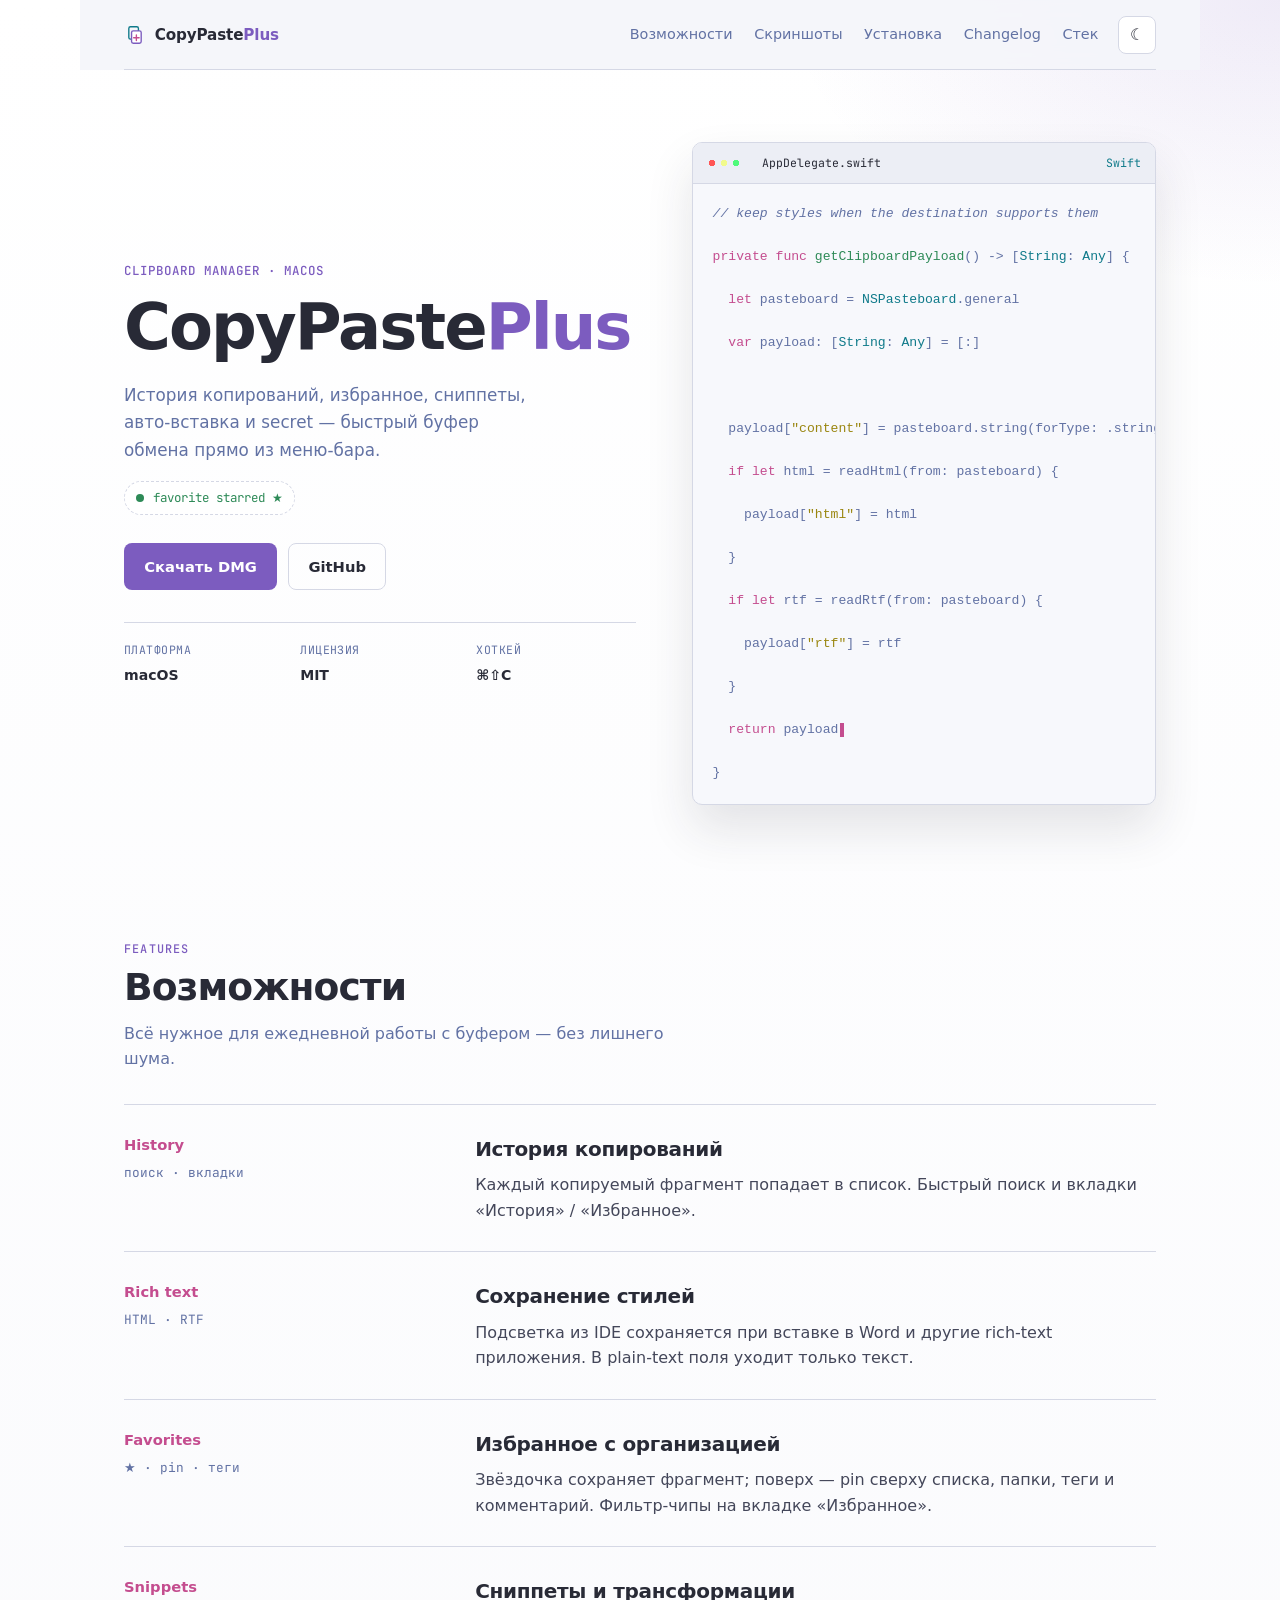
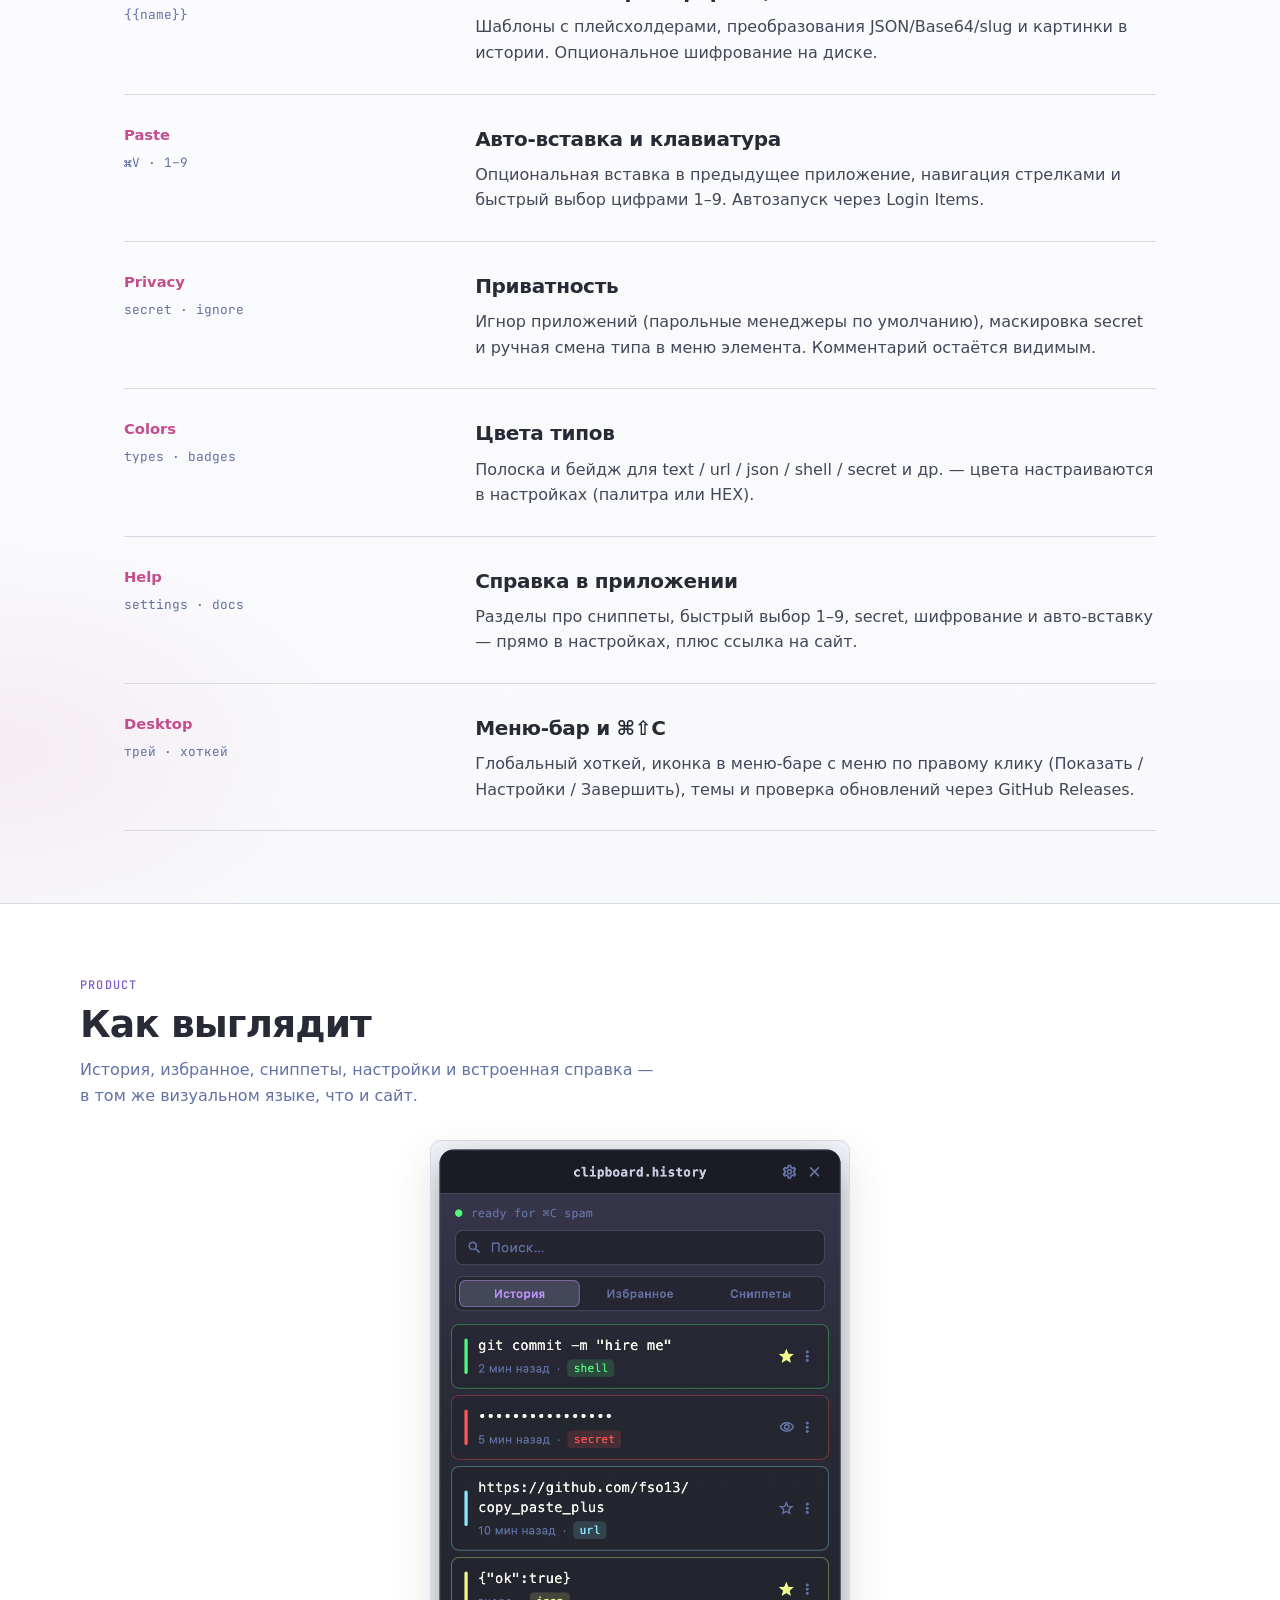
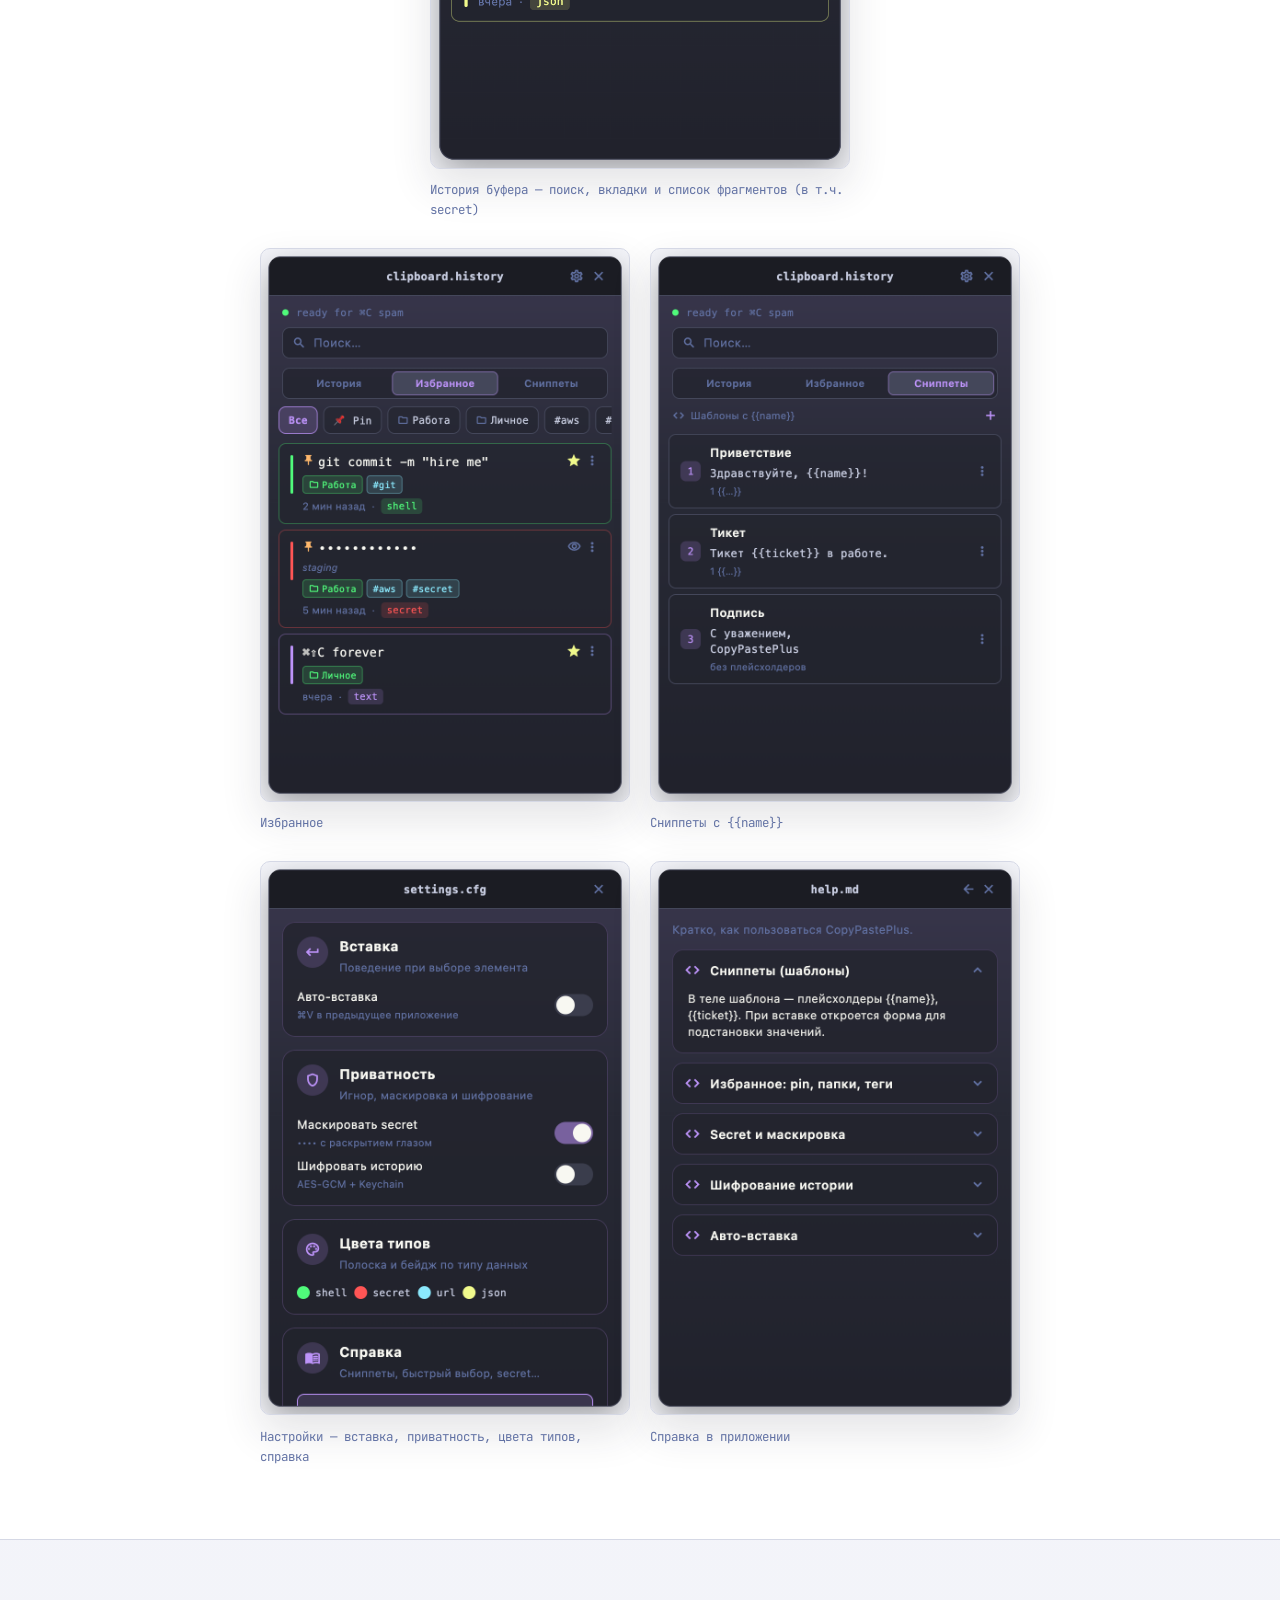
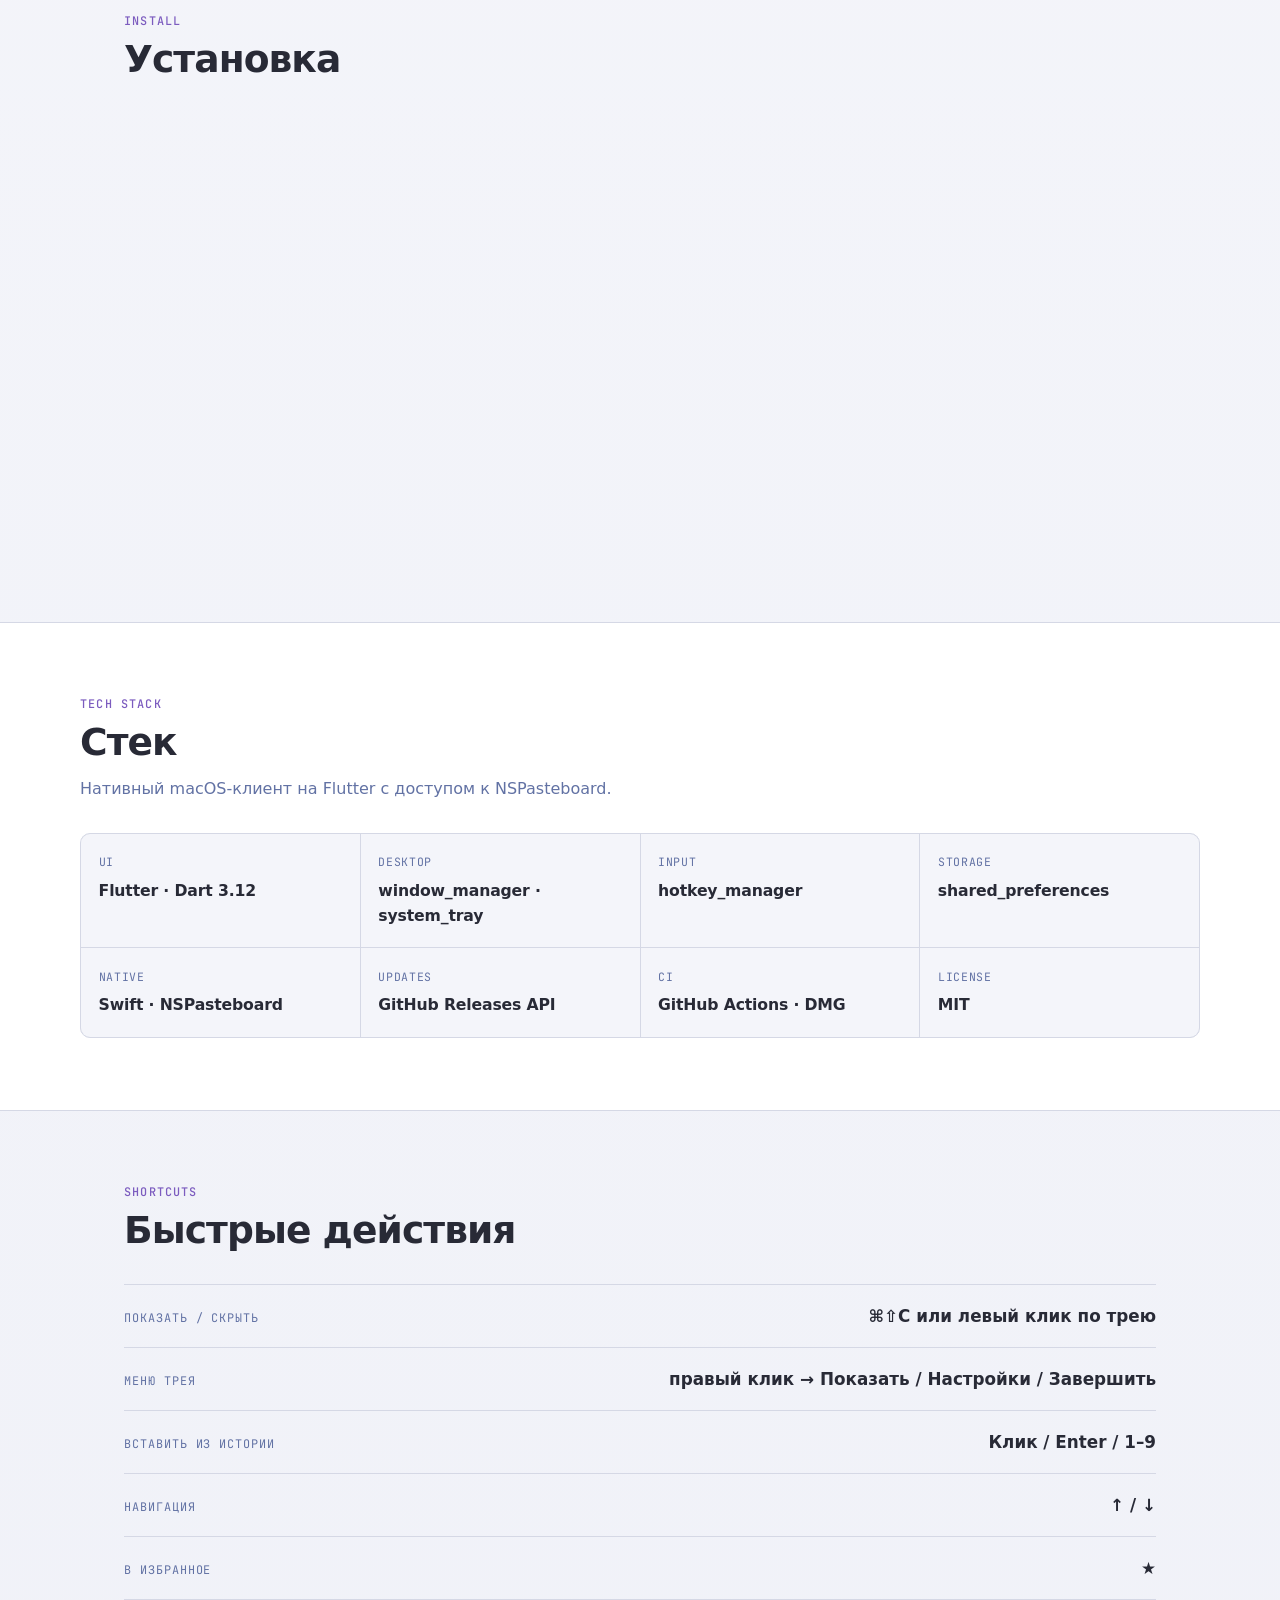
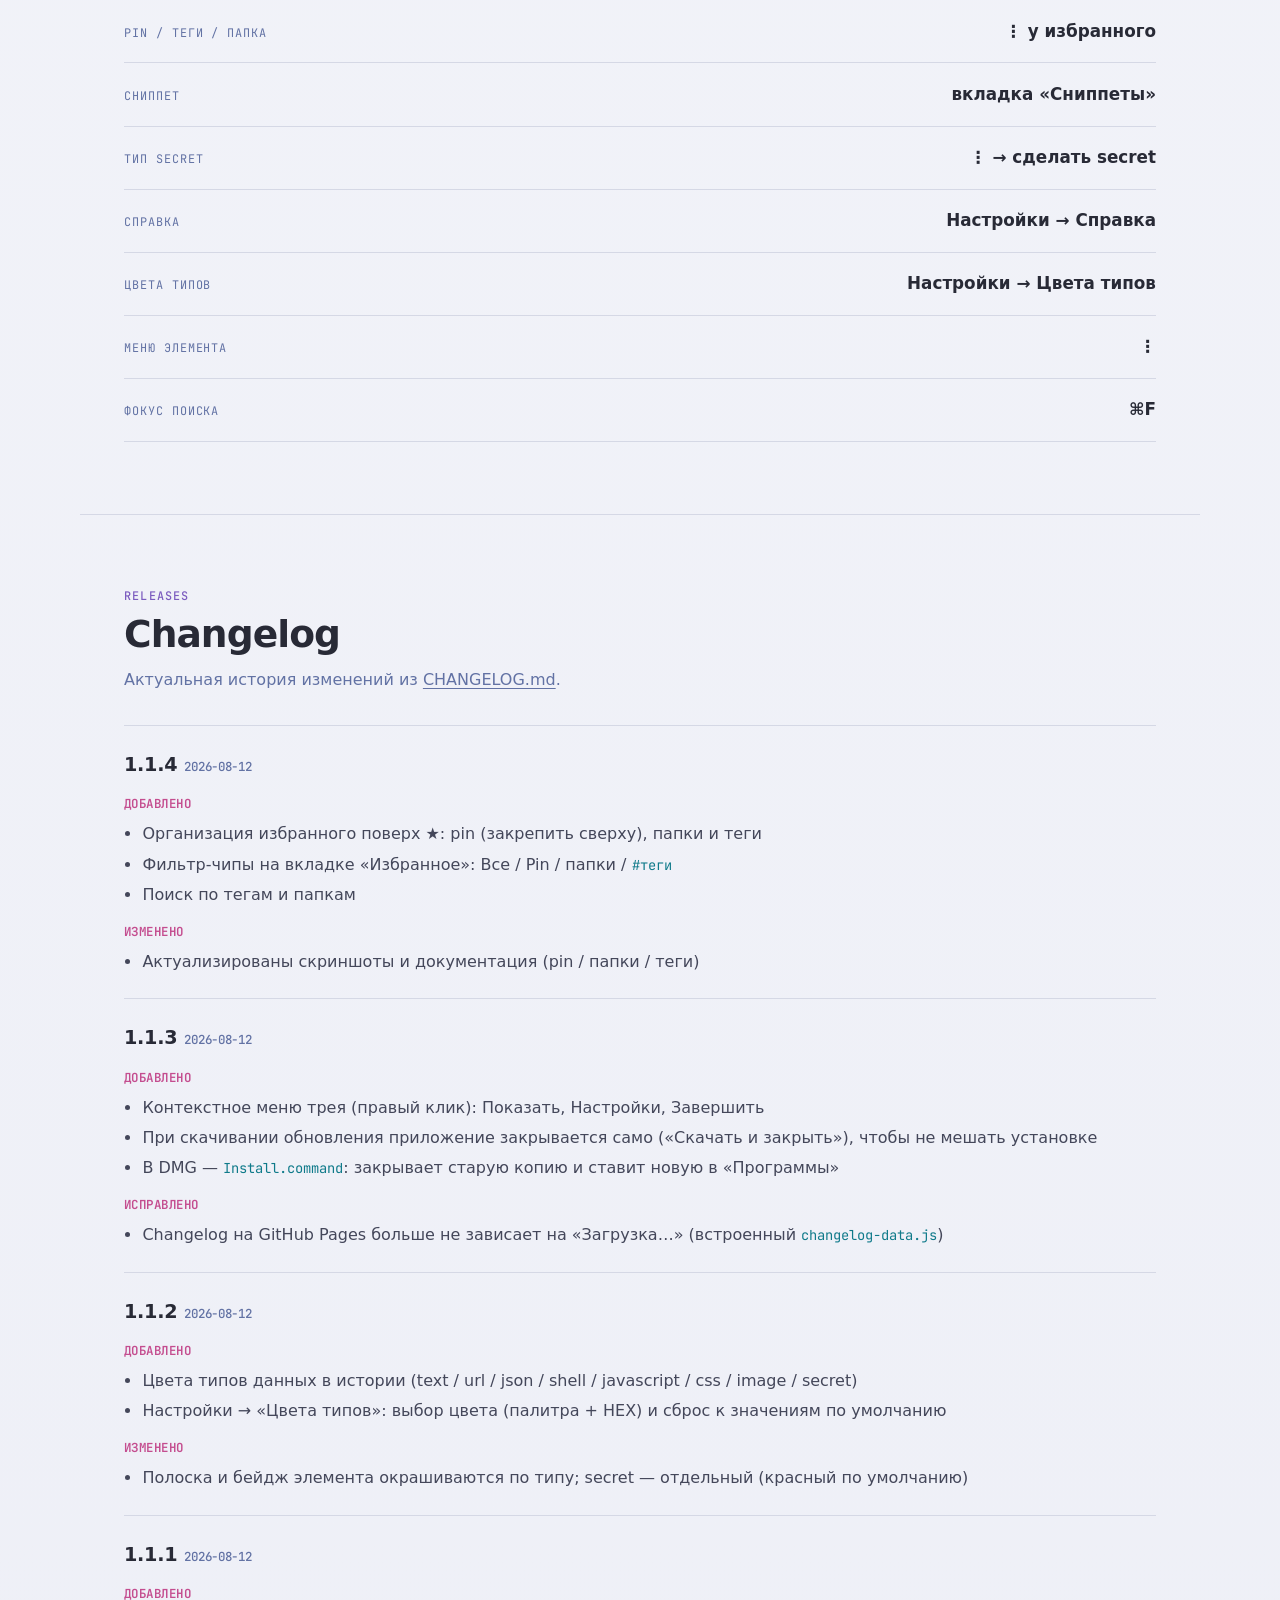
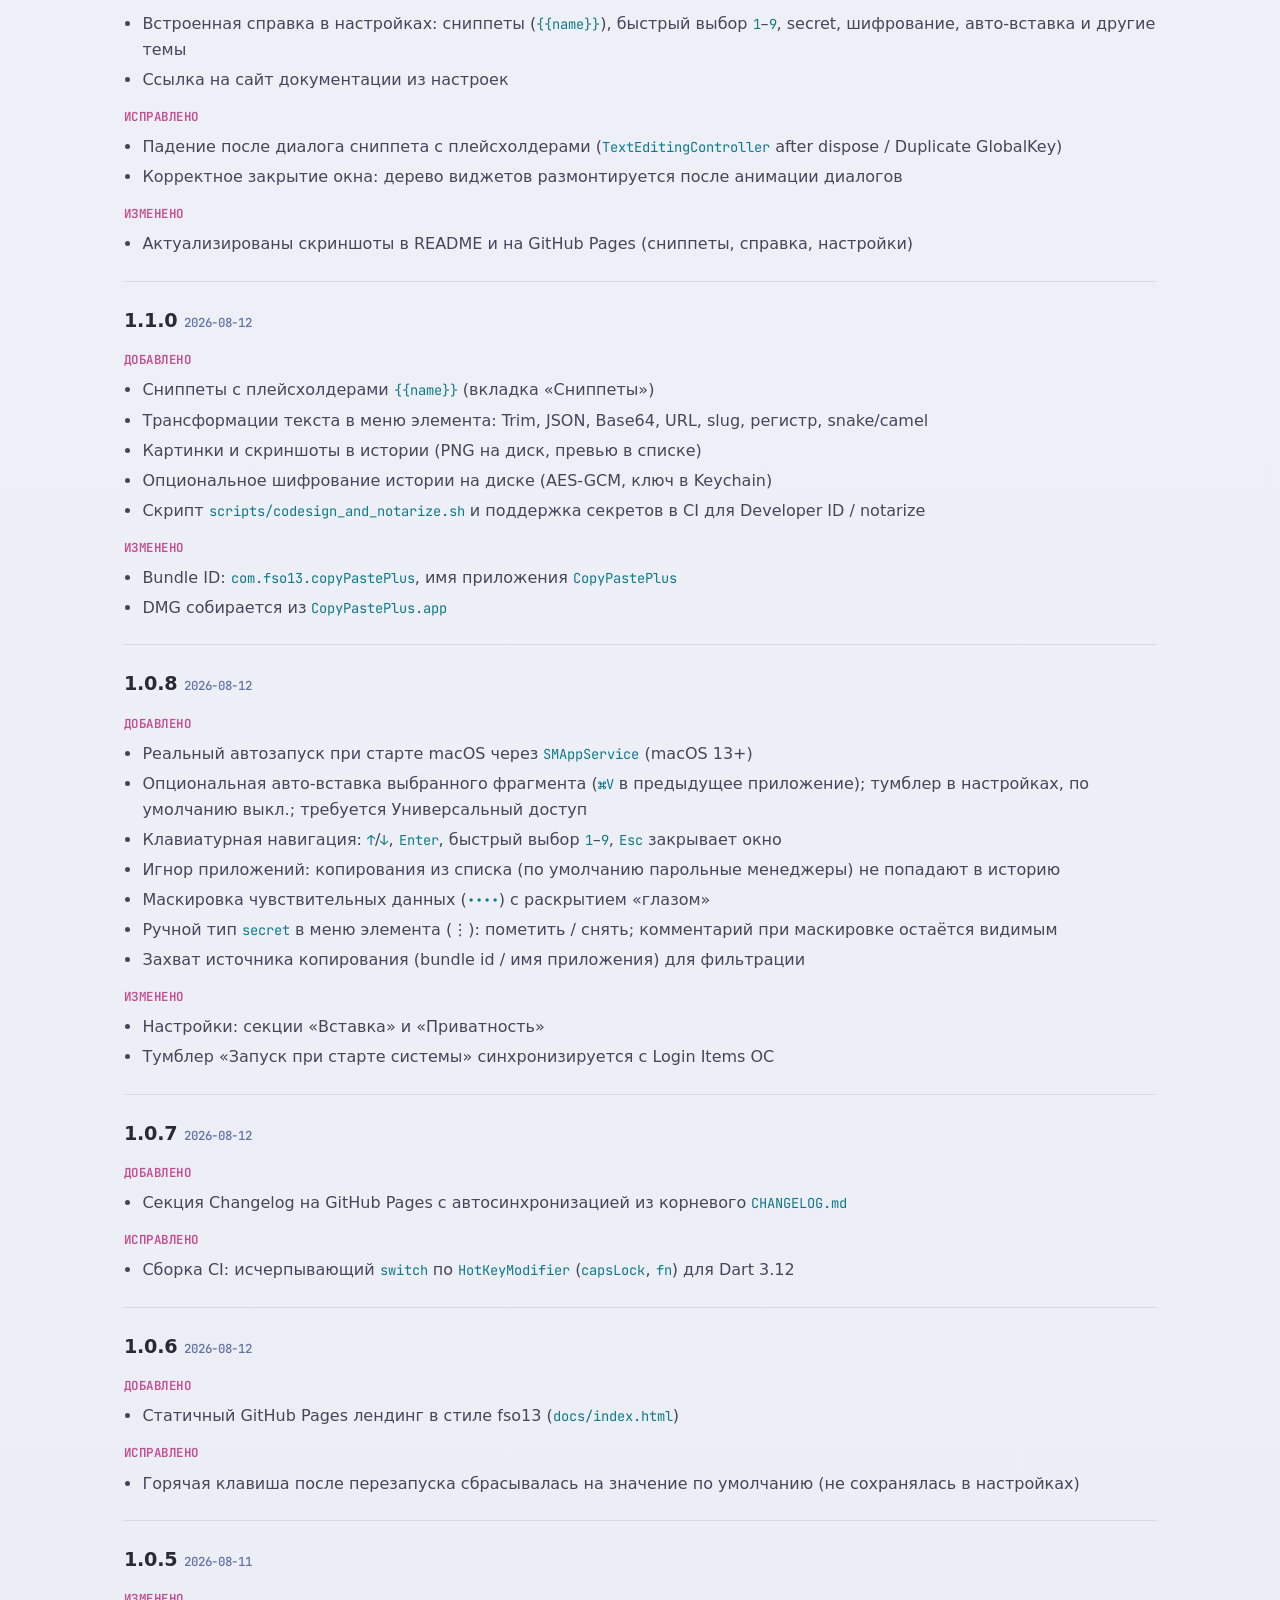
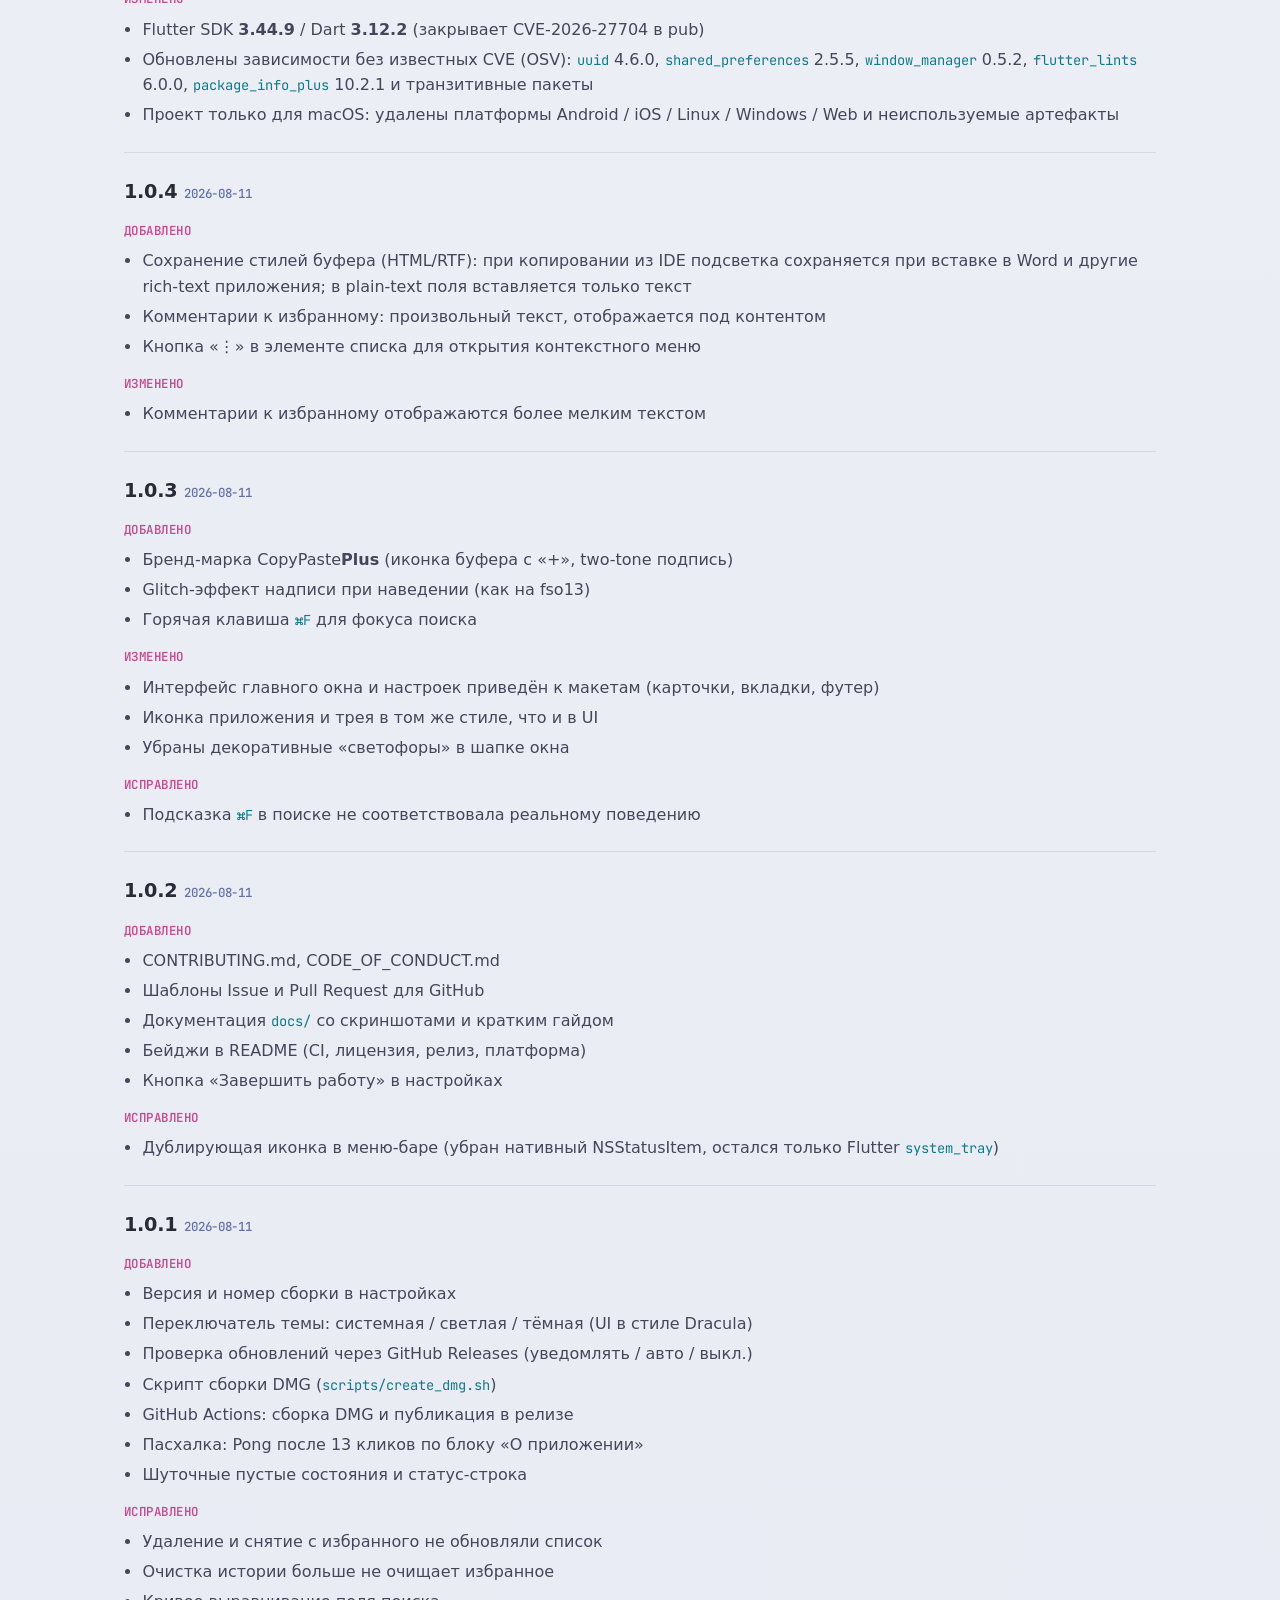
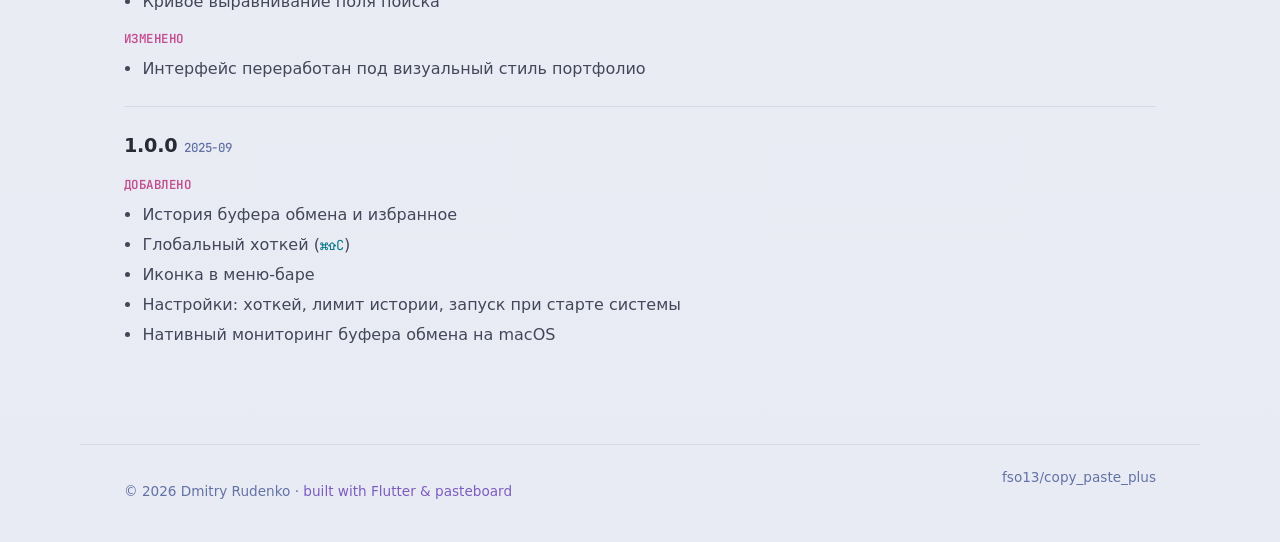
<file: docs/index.html>
<!DOCTYPE html>
<html lang="ru">
<head>
  <meta charset="UTF-8" />
  <meta name="viewport" content="width=device-width, initial-scale=1.0" />
  <meta name="description" content="CopyPastePlus — менеджер буфера обмена для macOS: история, избранное, авто-вставка, secret, хоткей и трей." />
  <meta name="theme-color" content="#282a36" id="theme-color-meta" />
  <meta property="og:title" content="CopyPastePlus" />
  <meta property="og:description" content="Менеджер буфера обмена для macOS с историей, избранным, авто-вставкой и маскировкой secret." />
  <meta property="og:image" content="screenshots/app-icon.png" />
  <title>CopyPastePlus — clipboard manager for macOS</title>
  <script>
    (() => {
      const saved = localStorage.getItem("theme");
      const prefersLight = window.matchMedia("(prefers-color-scheme: light)").matches;
      const theme = saved === "light" || saved === "dark" ? saved : prefersLight ? "light" : "dark";
      document.documentElement.setAttribute("data-theme", theme);
    })();
  </script>
  <link rel="preconnect" href="https://resources.jetbrains.com" crossorigin />
  <link rel="preconnect" href="https://fonts.googleapis.com" />
  <link rel="preconnect" href="https://fonts.gstatic.com" crossorigin />
  <link href="https://fonts.googleapis.com/css2?family=JetBrains+Mono:wght@400;500&display=swap" rel="stylesheet" />
  <link rel="icon" href="screenshots/app-icon.png" type="image/png" />
  <link rel="stylesheet" href="styles.css" />
</head>
<body>
  <header class="site-header">
    <a class="logo" href="#top" aria-label="CopyPastePlus">
      <span class="logo-mark" aria-hidden="true">
        <svg viewBox="0 0 32 32" width="22" height="22" fill="none">
          <rect x="7" y="4" width="14" height="18" rx="2.5" stroke="currentColor" stroke-width="2"/>
          <rect x="11" y="10" width="14" height="18" rx="2.5" fill="var(--bg-elevated)" stroke="var(--accent)" stroke-width="2"/>
          <path d="M18 16v8M14 20h8" stroke="var(--accent-pink)" stroke-width="2" stroke-linecap="round"/>
        </svg>
      </span>
      <span class="logo-text">CopyPaste<span class="logo-plus">Plus</span></span>
    </a>
    <div class="header-actions">
      <nav class="nav" aria-label="Основная навигация">
        <a href="#features">Возможности</a>
        <a href="#screens">Скриншоты</a>
        <a href="#install">Установка</a>
        <a href="#changelog">Changelog</a>
        <a href="#stack">Стек</a>
      </nav>
      <button type="button" class="theme-toggle" id="theme-toggle" aria-label="Переключить тему" title="Тема">
        <span class="theme-toggle__icon theme-toggle__icon--sun" aria-hidden="true">☀</span>
        <span class="theme-toggle__icon theme-toggle__icon--moon" aria-hidden="true">☾</span>
      </button>
    </div>
  </header>

  <main id="top">
    <section class="hero" aria-label="CopyPastePlus">
      <div class="hero-copy">
        <p class="hero-role">Clipboard manager · macOS</p>
        <h1 class="hero-name" data-text="CopyPastePlus">
          CopyPaste<span class="hero-plus">Plus</span>
        </h1>
        <p class="hero-lead">
          История копирований, избранное, сниппеты, авто-вставка и secret —
          быстрый буфер обмена прямо из меню-бара.
        </p>
        <p class="hero-status" aria-live="polite">
          <span class="status-dot" aria-hidden="true"></span>
          <span id="status-text">watching pasteboard…</span>
        </p>
        <div class="hero-actions">
          <a class="btn btn-primary" href="https://github.com/fso13/copy_paste_plus/releases/latest">
            Скачать DMG
          </a>
          <a class="btn btn-ghost" href="https://github.com/fso13/copy_paste_plus" target="_blank" rel="noopener noreferrer">
            GitHub
          </a>
        </div>
        <ul class="hero-meta">
          <li><span>Платформа</span><strong>macOS</strong></li>
          <li><span>Лицензия</span><strong>MIT</strong></li>
          <li><span>Хоткей</span><strong>⌘⇧C</strong></li>
        </ul>
      </div>

      <aside class="hero-panel" aria-hidden="true">
        <div class="panel-bar">
          <span class="panel-dots"></span>
          <span class="panel-file">AppDelegate.swift</span>
          <span class="panel-lang">Swift</span>
        </div>
        <pre class="hero-code"><code><span class="c-line"><span class="c-cmt">// keep styles when the destination supports them</span></span>
<span class="c-line"><span class="c-kw">private func</span> <span class="c-fn">getClipboardPayload</span>() -&gt; [<span class="c-type">String</span>: <span class="c-type">Any</span>] {</span>
<span class="c-line">  <span class="c-kw">let</span> pasteboard = <span class="c-type">NSPasteboard</span>.general</span>
<span class="c-line">  <span class="c-kw">var</span> payload: [<span class="c-type">String</span>: <span class="c-type">Any</span>] = [:]</span>
<span class="c-line"></span>
<span class="c-line">  payload[<span class="c-str">"content"</span>] = pasteboard.string(forType: .string) ?? <span class="c-str">""</span></span>
<span class="c-line">  <span class="c-kw">if let</span> html = readHtml(from: pasteboard) {</span>
<span class="c-line">    payload[<span class="c-str">"html"</span>] = html</span>
<span class="c-line">  }</span>
<span class="c-line">  <span class="c-kw">if let</span> rtf = readRtf(from: pasteboard) {</span>
<span class="c-line">    payload[<span class="c-str">"rtf"</span>] = rtf</span>
<span class="c-line">  }</span>
<span class="c-line">  <span class="c-kw">return</span> payload<span class="c-cursor"></span></span>
<span class="c-line">}</span></code></pre>
      </aside>
    </section>

    <section id="features" class="section">
      <div class="section-head">
        <p class="eyebrow">Features</p>
        <h2>Возможности</h2>
        <p class="section-lead">Всё нужное для ежедневной работы с буфером — без лишнего шума.</p>
      </div>

      <ol class="timeline">
        <li class="job reveal">
          <div class="job-meta">
            <span class="job-role">History</span>
            <time>поиск · вкладки</time>
          </div>
          <div class="job-body">
            <h3>История копирований</h3>
            <p>Каждый копируемый фрагмент попадает в список. Быстрый поиск и вкладки «История» / «Избранное».</p>
          </div>
        </li>
        <li class="job reveal">
          <div class="job-meta">
            <span class="job-role">Rich text</span>
            <time>HTML · RTF</time>
          </div>
          <div class="job-body">
            <h3>Сохранение стилей</h3>
            <p>Подсветка из IDE сохраняется при вставке в Word и другие rich-text приложения. В plain-text поля уходит только текст.</p>
          </div>
        </li>
        <li class="job reveal">
          <div class="job-meta">
            <span class="job-role">Favorites</span>
            <time>★ · pin · теги</time>
          </div>
          <div class="job-body">
            <h3>Избранное с организацией</h3>
            <p>Звёздочка сохраняет фрагмент; поверх — pin сверху списка, папки, теги и комментарий. Фильтр-чипы на вкладке «Избранное».</p>
          </div>
        </li>
        <li class="job reveal">
          <div class="job-meta">
            <span class="job-role">Snippets</span>
            <time>&#123;&#123;name&#125;&#125;</time>
          </div>
          <div class="job-body">
            <h3>Сниппеты и трансформации</h3>
            <p>Шаблоны с плейсхолдерами, преобразования JSON/Base64/slug и картинки в истории. Опциональное шифрование на диске.</p>
          </div>
        </li>
        <li class="job reveal">
          <div class="job-meta">
            <span class="job-role">Paste</span>
            <time>⌘V · 1–9</time>
          </div>
          <div class="job-body">
            <h3>Авто-вставка и клавиатура</h3>
            <p>Опциональная вставка в предыдущее приложение, навигация стрелками и быстрый выбор цифрами 1–9. Автозапуск через Login Items.</p>
          </div>
        </li>
        <li class="job reveal">
          <div class="job-meta">
            <span class="job-role">Privacy</span>
            <time>secret · ignore</time>
          </div>
          <div class="job-body">
            <h3>Приватность</h3>
            <p>Игнор приложений (парольные менеджеры по умолчанию), маскировка secret и ручная смена типа в меню элемента. Комментарий остаётся видимым.</p>
          </div>
        </li>
        <li class="job reveal">
          <div class="job-meta">
            <span class="job-role">Colors</span>
            <time>types · badges</time>
          </div>
          <div class="job-body">
            <h3>Цвета типов</h3>
            <p>Полоска и бейдж для text / url / json / shell / secret и др. — цвета настраиваются в настройках (палитра или HEX).</p>
          </div>
        </li>
        <li class="job reveal">
          <div class="job-meta">
            <span class="job-role">Help</span>
            <time>settings · docs</time>
          </div>
          <div class="job-body">
            <h3>Справка в приложении</h3>
            <p>Разделы про сниппеты, быстрый выбор 1–9, secret, шифрование и авто-вставку — прямо в настройках, плюс ссылка на сайт.</p>
          </div>
        </li>
        <li class="job reveal">
          <div class="job-meta">
            <span class="job-role">Desktop</span>
            <time>трей · хоткей</time>
          </div>
          <div class="job-body">
            <h3>Меню-бар и ⌘⇧C</h3>
            <p>Глобальный хоткей, иконка в меню-баре с меню по правому клику (Показать / Настройки / Завершить), темы и проверка обновлений через GitHub Releases.</p>
          </div>
        </li>
      </ol>
    </section>

    <section id="screens" class="section section-shots">
      <div class="section-inner">
        <div class="section-head">
          <p class="eyebrow">Product</p>
          <h2>Как выглядит</h2>
          <p class="section-lead">История, избранное, сниппеты, настройки и встроенная справка — в том же визуальном языке, что и сайт.</p>
        </div>

        <figure class="shot shot-hero reveal">
          <img src="screenshots/main-history.png" alt="Окно истории буфера обмена CopyPastePlus" width="800" height="1200" loading="lazy" />
          <figcaption>История буфера — поиск, вкладки и список фрагментов (в т.ч. secret)</figcaption>
        </figure>

        <div class="shot-row">
          <figure class="shot reveal">
            <img src="screenshots/favorites.png" alt="Вкладка избранного" width="800" height="1200" loading="lazy" />
            <figcaption>Избранное</figcaption>
          </figure>
          <figure class="shot reveal">
            <img src="screenshots/snippets.png" alt="Вкладка сниппетов" width="800" height="1200" loading="lazy" />
            <figcaption>Сниппеты с {{name}}</figcaption>
          </figure>
        </div>

        <div class="shot-row">
          <figure class="shot reveal">
            <img src="screenshots/settings.png" alt="Окно настроек" width="800" height="1200" loading="lazy" />
            <figcaption>Настройки — вставка, приватность, цвета типов, справка</figcaption>
          </figure>
          <figure class="shot reveal">
            <img src="screenshots/help.png" alt="Встроенная справка" width="800" height="1200" loading="lazy" />
            <figcaption>Справка в приложении</figcaption>
          </figure>
        </div>
      </div>
    </section>

    <section id="install" class="section">
      <div class="section-head">
        <p class="eyebrow">Install</p>
        <h2>Установка</h2>
      </div>
      <ol class="install-steps reveal">
        <li>
          <span class="step-num">01</span>
          <div>
            <h3>Скачайте DMG</h3>
            <p>Возьмите сборку из <a href="https://github.com/fso13/copy_paste_plus/releases/latest">Releases</a>.</p>
          </div>
        </li>
        <li>
          <span class="step-num">02</span>
          <div>
            <h3>Перетащите в Applications</h3>
            <p>Откройте образ и положите <strong>CopyPastePlus</strong> в «Программы», либо запустите <strong>Install.command</strong> — он закроет старую версию и установит новую.</p>
          </div>
        </li>
        <li>
          <span class="step-num">03</span>
          <div>
            <h3>Разрешите доступ</h3>
            <p>При первом запуске macOS может попросить доступ в «Системные настройки → Конфиденциальность». Для авто-вставки включите <strong>Универсальный доступ</strong>.</p>
          </div>
        </li>
      </ol>
      <div class="install-actions reveal">
        <a class="btn btn-primary" href="https://github.com/fso13/copy_paste_plus/releases/latest">Открыть Releases</a>
        <a class="btn btn-ghost" href="https://github.com/fso13/copy_paste_plus#readme">Документация в README</a>
      </div>
    </section>

    <section id="stack" class="section section-stack">
      <div class="section-inner">
        <div class="section-head">
          <p class="eyebrow">Tech stack</p>
          <h2>Стек</h2>
          <p class="section-lead">Нативный macOS-клиент на Flutter с доступом к NSPasteboard.</p>
        </div>
        <ul class="stack-grid reveal">
          <li><span>UI</span><strong>Flutter · Dart 3.12</strong></li>
          <li><span>Desktop</span><strong>window_manager · system_tray</strong></li>
          <li><span>Input</span><strong>hotkey_manager</strong></li>
          <li><span>Storage</span><strong>shared_preferences</strong></li>
          <li><span>Native</span><strong>Swift · NSPasteboard</strong></li>
          <li><span>Updates</span><strong>GitHub Releases API</strong></li>
          <li><span>CI</span><strong>GitHub Actions · DMG</strong></li>
          <li><span>License</span><strong>MIT</strong></li>
        </ul>
      </div>
    </section>

    <section id="usage" class="section">
      <div class="section-head">
        <p class="eyebrow">Shortcuts</p>
        <h2>Быстрые действия</h2>
      </div>
      <ul class="contacts reveal">
        <li><span>Показать / скрыть</span><strong>⌘⇧C или левый клик по трею</strong></li>
        <li><span>Меню трея</span><strong>правый клик → Показать / Настройки / Завершить</strong></li>
        <li><span>Вставить из истории</span><strong>Клик / Enter / 1–9</strong></li>
        <li><span>Навигация</span><strong>↑ / ↓</strong></li>
        <li><span>В избранное</span><strong>★</strong></li>
        <li><span>Pin / теги / папка</span><strong>⋮ у избранного</strong></li>
        <li><span>Сниппет</span><strong>вкладка «Сниппеты»</strong></li>
        <li><span>Тип secret</span><strong>⋮ → сделать secret</strong></li>
        <li><span>Справка</span><strong>Настройки → Справка</strong></li>
        <li><span>Цвета типов</span><strong>Настройки → Цвета типов</strong></li>
        <li><span>Меню элемента</span><strong>⋮</strong></li>
        <li><span>Фокус поиска</span><strong>⌘F</strong></li>
      </ul>
    </section>

    <section id="changelog" class="section section-changelog">
      <div class="section-head">
        <p class="eyebrow">Releases</p>
        <h2>Changelog</h2>
        <p class="section-lead">
          Актуальная история изменений из
          <a href="https://github.com/fso13/copy_paste_plus/blob/main/CHANGELOG.md">CHANGELOG.md</a>.
        </p>
      </div>
      <div id="changelog-root" class="changelog reveal" aria-live="polite">
        <p class="changelog-status">Загрузка…</p>
      </div>
    </section>
  </main>

  <footer class="site-footer">
    <p>
      © <span id="year"></span> Dmitry Rudenko ·
      <span class="footer-joke">built with Flutter &amp; pasteboard</span>
    </p>
    <a href="https://github.com/fso13/copy_paste_plus" target="_blank" rel="noopener noreferrer">
      fso13/copy_paste_plus
    </a>
  </footer>

  <div id="toast" class="toast" role="status" aria-live="polite" hidden></div>
  <div class="fun-layer" aria-hidden="true">
    <span class="bat b1">🦇</span>
    <span class="bat b2">🦇</span>
  </div>

  <script src="changelog-data.js"></script>
  <script src="script.js"></script>
</body>
</html>
</file>
<file: docs/styles.css>
/* JetBrains Sans — same source as fso13 */
@font-face {
  font-family: "JetBrains Sans";
  src:
    url("https://resources.jetbrains.com/storage/jetbrains-sans/google-fonts/v1.309/webfonts/JetBrainsSans-Regular.woff2") format("woff2"),
    url("https://resources.jetbrains.com/storage/jetbrains-sans/google-fonts/v1.309/webfonts/JetBrainsSans-Regular.woff") format("woff");
  font-weight: 400;
  font-style: normal;
  font-display: swap;
}

@font-face {
  font-family: "JetBrains Sans";
  src:
    url("https://resources.jetbrains.com/storage/jetbrains-sans/google-fonts/v1.309/webfonts/JetBrainsSans-SemiBold.woff2") format("woff2"),
    url("https://resources.jetbrains.com/storage/jetbrains-sans/google-fonts/v1.309/webfonts/JetBrainsSans-SemiBold.woff") format("woff");
  font-weight: 600;
  font-style: normal;
  font-display: swap;
}

@font-face {
  font-family: "JetBrains Sans";
  src:
    url("https://resources.jetbrains.com/storage/jetbrains-sans/google-fonts/v1.309/variable/JetBrainsSans[wght].woff2") format("woff2-variations"),
    url("https://resources.jetbrains.com/storage/jetbrains-sans/google-fonts/v1.309/variable/JetBrainsSans[wght].woff2") format("woff2");
  font-weight: 100 900;
  font-style: normal;
  font-display: swap;
}

:root,
[data-theme="dark"] {
  --bg: #282a36;
  --bg-elevated: #21222c;
  --bg-soft: #2d303e;
  --bg-deep: #21222c;
  --current: #44475a;
  --ink: #f8f8f2;
  --muted: #6272a4;
  --muted-bright: #c7cce0;
  --accent: #bd93f9;
  --accent-hover: #cbb2f9;
  --accent-pink: #ff79c6;
  --cyan: #8be9fd;
  --green: #50fa7b;
  --line: #44475a;
  --code-bg: #21222c;
  --code-bar: #191a21;
  --code-ink: #f8f8f2;
  --code-muted: #6272a4;
  --code-kw: #ff79c6;
  --code-type: #8be9fd;
  --code-fn: #50fa7b;
  --code-str: #f1fa8c;
  --header-bg: rgba(40, 42, 54, 0.88);
  --status-bg: rgba(33, 34, 44, 0.7);
  --toast-bg: rgba(33, 34, 44, 0.96);
  --btn-on-accent: #282a36;
  --glow-accent: rgba(189, 147, 249, 0.12);
  --glow-pink: rgba(255, 121, 198, 0.08);
  --shadow: rgba(0, 0, 0, 0.35);
  --font: "JetBrains Sans", system-ui, -apple-system, "Segoe UI", sans-serif;
  --font-mono: "JetBrains Mono", ui-monospace, monospace;
  --max: 1120px;
  --pad: clamp(1.25rem, 4vw, 2.75rem);
  --radius: 10px;
  color-scheme: dark;
}

[data-theme="light"] {
  --bg: #f4f5fa;
  --bg-elevated: #ffffff;
  --bg-soft: #ffffff;
  --bg-deep: #e9ebf4;
  --current: #d5d8e5;
  --ink: #282a36;
  --muted: #6272a4;
  --muted-bright: #44475a;
  --accent: #7c5cbf;
  --accent-hover: #6b4db0;
  --accent-pink: #c44d8f;
  --cyan: #0f7a8a;
  --green: #2d8a57;
  --line: #d5d8e5;
  --code-bg: #f7f8fc;
  --code-bar: #eceef5;
  --code-ink: #282a36;
  --code-muted: #6272a4;
  --code-kw: #c44d8f;
  --code-type: #0f7a8a;
  --code-fn: #2d8a57;
  --code-str: #9a8610;
  --header-bg: rgba(244, 245, 250, 0.9);
  --status-bg: rgba(255, 255, 255, 0.85);
  --toast-bg: rgba(255, 255, 255, 0.96);
  --btn-on-accent: #ffffff;
  --glow-accent: rgba(124, 92, 191, 0.12);
  --glow-pink: rgba(196, 77, 143, 0.08);
  --shadow: rgba(40, 42, 54, 0.12);
  color-scheme: light;
}

*,
*::before,
*::after {
  box-sizing: border-box;
}

html {
  scroll-behavior: smooth;
}

body {
  margin: 0;
  min-height: 100vh;
  color: var(--ink);
  font-family: var(--font);
  font-size: 16px;
  line-height: 1.6;
  background:
    radial-gradient(900px 520px at 100% 0%, var(--glow-accent), transparent 55%),
    radial-gradient(700px 420px at 0% 20%, var(--glow-pink), transparent 50%),
    linear-gradient(180deg, var(--bg-soft) 0%, var(--bg) 35%, var(--bg-deep) 100%);
  overflow-x: hidden;
  transition: background 0.25s ease, color 0.25s ease;
}

a {
  color: inherit;
  text-decoration-thickness: 1px;
  text-underline-offset: 0.18em;
  transition: color 0.2s ease, background 0.2s ease, border-color 0.2s ease;
}

a:hover {
  color: var(--accent);
}

img {
  max-width: 100%;
  height: auto;
  display: block;
}

.site-header {
  position: sticky;
  top: 0;
  z-index: 20;
  display: flex;
  align-items: center;
  justify-content: space-between;
  gap: 1rem;
  width: min(100%, var(--max));
  margin: 0 auto;
  padding: 1rem var(--pad);
  background: var(--header-bg);
  backdrop-filter: blur(10px);
}

.site-header::after {
  content: "";
  position: absolute;
  left: var(--pad);
  right: var(--pad);
  bottom: 0;
  height: 1px;
  background: var(--line);
}

.header-actions {
  display: flex;
  align-items: center;
  gap: 0.85rem 1.25rem;
  flex-wrap: wrap;
  justify-content: flex-end;
}

.logo {
  display: inline-flex;
  align-items: center;
  gap: 0.55rem;
  font-weight: 700;
  font-size: 0.95rem;
  letter-spacing: -0.01em;
  text-decoration: none;
  transition: color 0.2s ease, text-shadow 0.2s ease;
}

.logo:hover {
  color: var(--accent-pink);
  text-shadow: 0 0 18px rgba(255, 121, 198, 0.35);
}

.logo-mark {
  color: var(--cyan);
  display: inline-flex;
}

.logo-plus,
.hero-plus {
  color: var(--accent);
}

.nav {
  display: flex;
  flex-wrap: wrap;
  gap: 0.35rem 1.35rem;
}

.nav a {
  text-decoration: none;
  color: var(--muted);
  font-size: 0.9rem;
  font-weight: 500;
}

.nav a:hover {
  color: var(--ink);
}

.theme-toggle {
  display: inline-flex;
  align-items: center;
  justify-content: center;
  width: 2.35rem;
  height: 2.35rem;
  border: 1px solid var(--line);
  border-radius: 8px;
  background: var(--bg-elevated);
  color: var(--ink);
  cursor: pointer;
  transition: border-color 0.2s ease, color 0.2s ease, transform 0.2s ease;
}

.theme-toggle:hover {
  border-color: var(--accent);
  color: var(--accent);
  transform: translateY(-1px);
}

.theme-toggle__icon {
  font-size: 1rem;
  line-height: 1;
}

[data-theme="dark"] .theme-toggle__icon--moon,
[data-theme="light"] .theme-toggle__icon--sun {
  display: none;
}

.hero {
  width: min(100%, var(--max));
  margin: 0 auto;
  min-height: min(86vh, 760px);
  display: grid;
  grid-template-columns: minmax(0, 1.05fr) minmax(0, 0.95fr);
  gap: clamp(2rem, 5vw, 3.5rem);
  align-items: center;
  padding: clamp(3rem, 8vh, 5.5rem) var(--pad) clamp(3rem, 7vh, 5rem);
}

.hero-copy {
  animation: rise-in 0.75s cubic-bezier(0.22, 1, 0.36, 1) both;
}

.hero-role {
  margin: 0 0 0.85rem;
  color: var(--accent);
  font-family: var(--font-mono);
  font-size: 0.78rem;
  font-weight: 500;
  letter-spacing: 0.08em;
  text-transform: uppercase;
}

.hero-name {
  margin: 0;
  font-size: clamp(2.4rem, 5.4vw, 4rem);
  font-weight: 700;
  line-height: 1.05;
  letter-spacing: -0.03em;
  cursor: default;
}

.hero-name.is-glitch {
  animation: name-glitch 0.45s steps(2, end) infinite;
  text-shadow:
    2px 0 var(--accent-pink),
    -2px 0 var(--cyan);
}

.hero-lead {
  margin: 1.25rem 0 0;
  max-width: 38ch;
  color: var(--muted);
  font-size: 1.05rem;
  line-height: 1.65;
}

.hero-status {
  display: inline-flex;
  align-items: center;
  gap: 0.55rem;
  margin: 1rem 0 0;
  padding: 0.4rem 0.7rem;
  border: 1px dashed var(--current);
  border-radius: 999px;
  background: var(--status-bg);
  color: var(--green);
  font-family: var(--font-mono);
  font-size: 0.78rem;
}

.status-dot {
  width: 0.5rem;
  height: 0.5rem;
  border-radius: 50%;
  background: var(--green);
  box-shadow: 0 0 0 0 rgba(80, 250, 123, 0.55);
  animation: pulse-dot 1.6s ease-out infinite;
}

#status-text {
  transition: opacity 0.18s ease, transform 0.18s ease;
}

#status-text.is-swap {
  opacity: 0;
  transform: translateY(4px);
}

.hero-actions {
  display: flex;
  flex-wrap: wrap;
  gap: 0.7rem;
  margin-top: 1.75rem;
}

.btn {
  display: inline-flex;
  align-items: center;
  justify-content: center;
  min-height: 2.7rem;
  padding: 0.65rem 1.2rem;
  border: 1px solid transparent;
  border-radius: 8px;
  font-family: inherit;
  font-size: 0.92rem;
  font-weight: 600;
  text-decoration: none;
}

.btn-primary {
  background: var(--accent);
  color: var(--btn-on-accent);
  transition: transform 0.2s ease, background 0.2s ease, box-shadow 0.2s ease;
}

.btn-primary:hover {
  background: var(--accent-hover);
  color: var(--btn-on-accent);
  transform: translateY(-2px);
  box-shadow: 0 8px 24px var(--glow-accent);
}

.btn-ghost {
  border-color: var(--line);
  color: var(--ink);
  background: transparent;
  transition: transform 0.2s ease, border-color 0.2s ease, color 0.2s ease;
}

.btn-ghost:hover {
  border-color: var(--accent-pink);
  color: var(--accent-pink);
  transform: translateY(-2px);
}

.hero-meta {
  list-style: none;
  margin: 2rem 0 0;
  padding: 1.15rem 0 0;
  display: grid;
  grid-template-columns: repeat(3, minmax(0, 1fr));
  gap: 1rem;
  border-top: 1px solid var(--line);
}

.hero-meta li {
  display: flex;
  flex-direction: column;
  gap: 0.25rem;
}

.hero-meta span {
  color: var(--muted);
  font-size: 0.72rem;
  font-family: var(--font-mono);
  letter-spacing: 0.04em;
  text-transform: uppercase;
}

.hero-meta strong {
  font-size: 0.88rem;
  font-weight: 600;
}

.hero-panel {
  border: 1px solid var(--current);
  border-radius: var(--radius);
  background: var(--code-bg);
  overflow: hidden;
  box-shadow: 0 24px 48px var(--shadow);
  animation: rise-in 0.85s cubic-bezier(0.22, 1, 0.36, 1) 0.08s both;
  transition: border-color 0.25s ease, box-shadow 0.25s ease;
}

.hero-panel:hover {
  border-color: var(--accent);
  box-shadow: 0 24px 48px rgba(189, 147, 249, 0.18);
}

.panel-bar {
  display: flex;
  align-items: center;
  gap: 0.75rem;
  padding: 0.7rem 0.9rem;
  background: var(--code-bar);
  border-bottom: 1px solid var(--current);
  color: var(--code-muted);
  font-family: var(--font-mono);
  font-size: 0.72rem;
}

.panel-dots {
  width: 42px;
  height: 8px;
  border-radius: 999px;
  background:
    radial-gradient(circle at 4px 50%, #ff5555 3px, transparent 3.5px),
    radial-gradient(circle at 16px 50%, #f1fa8c 3px, transparent 3.5px),
    radial-gradient(circle at 28px 50%, #50fa7b 3px, transparent 3.5px);
  flex: 0 0 auto;
}

.panel-file {
  color: var(--code-ink);
  flex: 1 1 auto;
  white-space: nowrap;
  overflow: hidden;
  text-overflow: ellipsis;
}

.panel-lang {
  color: var(--code-type);
  flex: 0 0 auto;
}

.hero-code {
  margin: 0;
  padding: 1.15rem 1.2rem 1.35rem;
  color: var(--code-muted);
  font-family: var(--font-mono);
  font-size: clamp(0.7rem, 1.05vw, 0.82rem);
  line-height: 1.6;
  white-space: pre;
  overflow: auto;
}

.c-line {
  display: block;
  min-height: 1.6em;
}

.c-kw { color: var(--code-kw); }
.c-type { color: var(--code-type); }
.c-fn { color: var(--code-fn); }
.c-str { color: var(--code-str); }
.c-cmt { color: var(--code-muted); font-style: italic; }

.c-cursor {
  display: inline-block;
  width: 0.55ch;
  height: 1.05em;
  margin-left: 0.15ch;
  vertical-align: text-bottom;
  background: var(--accent-pink);
  animation: blink 1s step-end infinite;
}

.section {
  width: min(100%, var(--max));
  margin: 0 auto;
  padding: clamp(3.25rem, 8vh, 5.25rem) var(--pad);
}

.section-head {
  margin-bottom: 2rem;
  max-width: 36rem;
}

.eyebrow {
  margin: 0 0 0.45rem;
  color: var(--accent);
  font-family: var(--font-mono);
  font-size: 0.74rem;
  font-weight: 500;
  letter-spacing: 0.1em;
  text-transform: uppercase;
}

.section-head h2 {
  margin: 0;
  font-size: clamp(1.7rem, 3.4vw, 2.35rem);
  font-weight: 700;
  letter-spacing: -0.025em;
  line-height: 1.15;
}

.section-lead {
  margin: 0.7rem 0 0;
  color: var(--muted);
  font-size: 1rem;
}

.timeline {
  list-style: none;
  margin: 0;
  padding: 0;
  border-top: 1px solid var(--line);
}

.job {
  display: grid;
  grid-template-columns: minmax(11rem, 0.75fr) 1.6fr;
  gap: 1.25rem 2rem;
  padding: 1.75rem 0;
  border-bottom: 1px solid var(--line);
}

.job-meta {
  display: flex;
  flex-direction: column;
  gap: 0.4rem;
}

.job-meta time {
  color: var(--muted);
  font-family: var(--font-mono);
  font-size: 0.8rem;
}

.job-role {
  color: var(--accent-pink);
  font-size: 0.92rem;
  font-weight: 600;
}

.job-body h3 {
  margin: 0 0 0.45rem;
  font-size: 1.25rem;
  font-weight: 700;
  letter-spacing: -0.015em;
}

.job-body > p {
  margin: 0;
  color: var(--muted-bright);
}

.section-shots {
  width: 100%;
  max-width: none;
  background: var(--bg-elevated);
  border-block: 1px solid var(--line);
}

.section-inner {
  width: min(100%, var(--max));
  margin: 0 auto;
}

.shot {
  margin: 0;
}

.shot img {
  width: 100%;
  border: 1px solid var(--line);
  border-radius: var(--radius);
  background: var(--bg);
  box-shadow: 0 18px 40px var(--shadow);
}

.shot figcaption {
  margin-top: 0.7rem;
  color: var(--muted);
  font-family: var(--font-mono);
  font-size: 0.78rem;
}

.shot-hero {
  max-width: 420px;
  margin-inline: auto;
}

.shot-row {
  margin-top: 1.75rem;
  display: grid;
  grid-template-columns: repeat(2, minmax(0, 1fr));
  gap: 1.25rem;
  max-width: 760px;
  margin-inline: auto;
}

.install-steps {
  list-style: none;
  margin: 0;
  padding: 0;
  border-top: 1px solid var(--line);
}

.install-steps li {
  display: grid;
  grid-template-columns: 4rem 1fr;
  gap: 1rem 1.5rem;
  padding: 1.35rem 0;
  border-bottom: 1px solid var(--line);
}

.step-num {
  color: var(--accent);
  font-family: var(--font-mono);
  font-size: 0.95rem;
  font-weight: 600;
}

.install-steps h3 {
  margin: 0 0 0.35rem;
  font-size: 1.1rem;
}

.install-steps p {
  margin: 0;
  color: var(--muted);
}

.install-actions {
  display: flex;
  flex-wrap: wrap;
  gap: 0.7rem;
  margin-top: 1.75rem;
}

.section-stack {
  width: 100%;
  max-width: none;
  background: var(--bg-elevated);
  border-block: 1px solid var(--line);
}

.stack-grid {
  list-style: none;
  margin: 0;
  padding: 0;
  display: grid;
  grid-template-columns: repeat(4, minmax(0, 1fr));
  gap: 1px;
  background: var(--line);
  border: 1px solid var(--line);
  border-radius: var(--radius);
  overflow: hidden;
}

.stack-grid li {
  padding: 1.2rem 1.1rem;
  background: var(--bg);
  display: flex;
  flex-direction: column;
  gap: 0.4rem;
}

.stack-grid span {
  color: var(--muted);
  font-family: var(--font-mono);
  font-size: 0.72rem;
  letter-spacing: 0.06em;
  text-transform: uppercase;
}

.stack-grid strong {
  font-size: 0.98rem;
  font-weight: 650;
  letter-spacing: -0.01em;
}

.contacts {
  list-style: none;
  margin: 0;
  padding: 0;
  border-top: 1px solid var(--line);
}

.contacts li {
  display: flex;
  flex-wrap: wrap;
  align-items: baseline;
  justify-content: space-between;
  gap: 0.5rem 1.5rem;
  padding: 1.1rem 0;
  border-bottom: 1px solid var(--line);
}

.contacts span {
  color: var(--muted);
  font-family: var(--font-mono);
  font-size: 0.74rem;
  letter-spacing: 0.08em;
  text-transform: uppercase;
}

.contacts strong {
  font-size: 1.05rem;
  font-weight: 650;
}

.section-changelog {
  border-top: 1px solid var(--line);
}

.changelog {
  border-top: 1px solid var(--line);
}

.changelog-status {
  margin: 1rem 0 0;
  color: var(--muted);
  font-family: var(--font-mono);
  font-size: 0.85rem;
}

.changelog-release {
  padding: 1.5rem 0;
  border-bottom: 1px solid var(--line);
}

.changelog-release:last-child {
  border-bottom: 0;
}

.changelog-release h3 {
  margin: 0 0 0.85rem;
  font-size: 1.2rem;
  font-weight: 700;
  letter-spacing: -0.015em;
}

.changelog-release h3 a {
  text-decoration: none;
}

.changelog-date {
  margin-left: 0.45rem;
  color: var(--muted);
  font-family: var(--font-mono);
  font-size: 0.78rem;
  font-weight: 500;
}

.changelog-group {
  margin: 0 0 0.9rem;
}

.changelog-group:last-child {
  margin-bottom: 0;
}

.changelog-group h4 {
  margin: 0 0 0.45rem;
  color: var(--accent-pink);
  font-family: var(--font-mono);
  font-size: 0.78rem;
  font-weight: 600;
  letter-spacing: 0.04em;
  text-transform: uppercase;
}

.changelog-group ul {
  margin: 0;
  padding-left: 1.15rem;
  color: var(--muted-bright);
}

.changelog-group li + li {
  margin-top: 0.28rem;
}

.changelog-group code {
  font-family: var(--font-mono);
  font-size: 0.86em;
  color: var(--cyan);
}

.changelog-group a {
  color: var(--accent);
}

.site-footer {
  display: flex;
  flex-wrap: wrap;
  justify-content: space-between;
  gap: 0.75rem 1.5rem;
  width: min(100%, var(--max));
  margin: 0 auto;
  padding: 1.4rem var(--pad) 2.4rem;
  color: var(--muted);
  font-size: 0.85rem;
  border-top: 1px solid var(--line);
}

.site-footer a {
  text-decoration: none;
}

.footer-joke {
  color: var(--accent);
}

.toast {
  position: fixed;
  left: 50%;
  bottom: 1.5rem;
  z-index: 40;
  min-width: min(90vw, 280px);
  padding: 0.75rem 1rem;
  border: 1px solid var(--accent);
  border-radius: 10px;
  background: var(--toast-bg);
  color: var(--ink);
  font-family: var(--font-mono);
  font-size: 0.82rem;
  text-align: center;
  transform: translate(-50%, 12px);
  opacity: 0;
  pointer-events: none;
  transition: opacity 0.25s ease, transform 0.25s ease;
}

.toast.is-visible {
  opacity: 1;
  transform: translate(-50%, 0);
}

.fun-layer {
  pointer-events: none;
  position: fixed;
  inset: 0;
  z-index: 30;
  overflow: hidden;
}

.bat {
  position: absolute;
  top: 12%;
  font-size: 1.1rem;
  opacity: 0;
}

.b1 { left: -10%; }
.b2 { left: -14%; top: 22%; }

body.is-party .b1 {
  animation: bat-fly 0.9s ease-out forwards;
}

body.is-party .b2 {
  animation: bat-fly 0.9s ease-out 0.08s forwards;
}

.reveal {
  opacity: 0;
  transform: translateY(16px);
  transition: opacity 0.55s ease, transform 0.55s ease;
}

.reveal.is-visible {
  opacity: 1;
  transform: none;
}

@keyframes rise-in {
  from { opacity: 0; transform: translateY(18px); }
  to { opacity: 1; transform: none; }
}

@keyframes blink {
  50% { opacity: 0; }
}

@keyframes pulse-dot {
  0% { box-shadow: 0 0 0 0 rgba(80, 250, 123, 0.5); }
  70% { box-shadow: 0 0 0 8px rgba(80, 250, 123, 0); }
  100% { box-shadow: 0 0 0 0 rgba(80, 250, 123, 0); }
}

@keyframes name-glitch {
  0% { transform: translate(0); }
  20% { transform: translate(-1px, 1px); }
  40% { transform: translate(1px, -1px); }
  60% { transform: translate(-1px, 0); }
  80% { transform: translate(1px, 1px); }
  100% { transform: translate(0); }
}

@keyframes bat-fly {
  0% { opacity: 0; transform: translate(0, 0) scale(0.8) rotate(-8deg); }
  20% { opacity: 1; }
  100% { opacity: 0; transform: translate(110vw, -18vh) scale(1.15) rotate(12deg); }
}

@media (max-width: 920px) {
  .hero {
    grid-template-columns: 1fr;
    min-height: auto;
  }

  .hero-panel {
    order: -1;
  }

  .hero-meta {
    grid-template-columns: 1fr;
  }

  .job,
  .install-steps li {
    grid-template-columns: 1fr;
    gap: 0.65rem;
  }

  .stack-grid {
    grid-template-columns: 1fr 1fr;
  }
}

@media (max-width: 560px) {
  .site-header {
    align-items: flex-start;
    flex-direction: column;
  }

  .header-actions {
    width: 100%;
    justify-content: space-between;
  }

  .stack-grid,
  .shot-row {
    grid-template-columns: 1fr;
  }

  .hero-actions,
  .install-actions {
    width: 100%;
  }

  .btn {
    flex: 1 1 auto;
  }
}

@media (prefers-reduced-motion: reduce) {
  html { scroll-behavior: auto; }

  .hero-copy,
  .hero-panel,
  .reveal,
  .status-dot,
  .c-cursor,
  .bat,
  .hero-name.is-glitch {
    animation: none !important;
    transition: none !important;
  }

  .reveal {
    opacity: 1 !important;
    transform: none !important;
  }

  .hero-name.is-glitch {
    text-shadow: none;
  }
}
</file>
